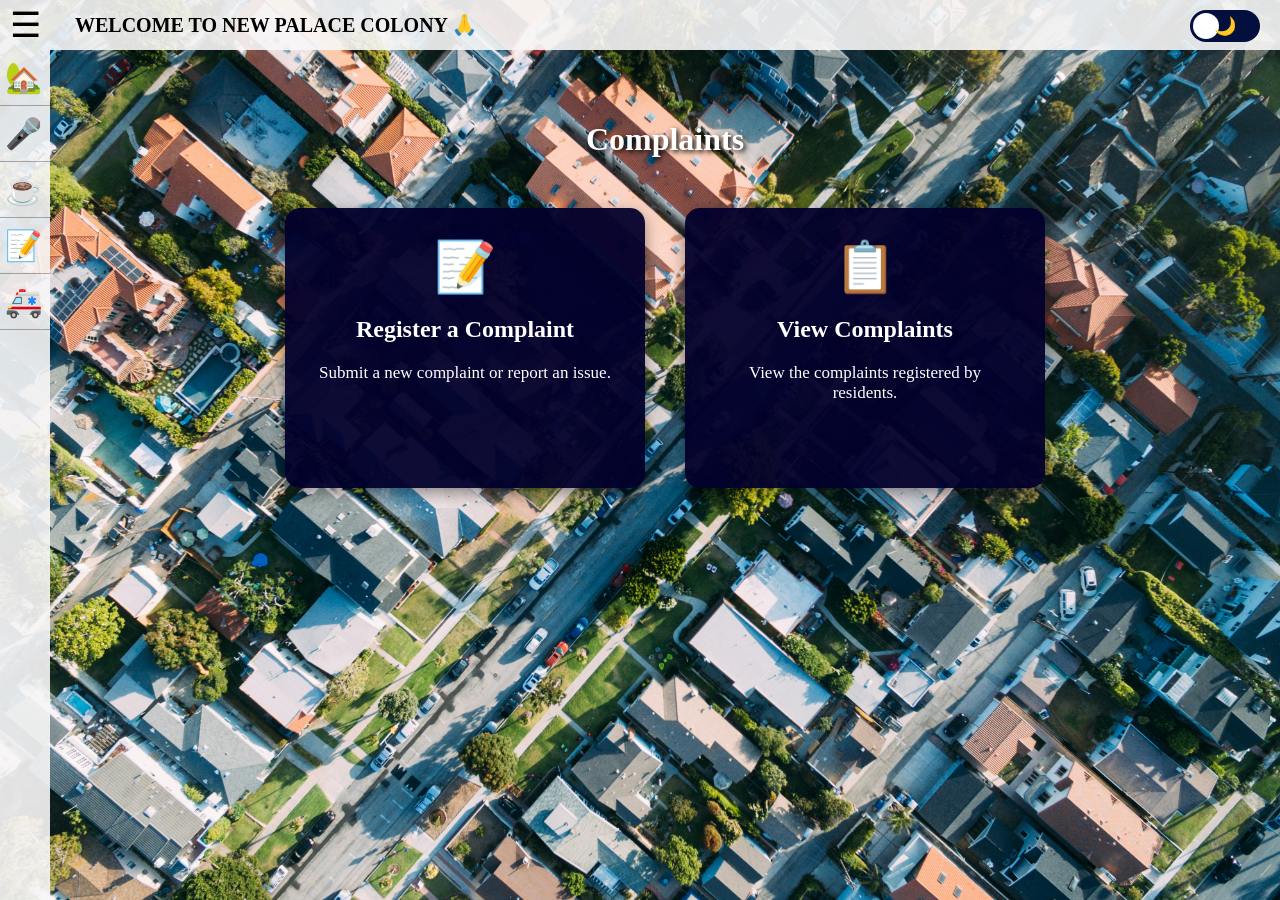
<file: target/classes/static/complaint.html>
<!DOCTYPE html>
<html lang="en">

<head>

    <meta charset="UTF-8">

    <meta name="viewport" content="width=device-width, initial-scale=1.0">

    <title>Complaints</title>

    <link rel="stylesheet" href="apt.css">

</head>


<body>


    <!-- TOP BAR -->

    <div class="top">

        <span class="mb" onclick="toggleMenu()">
            &#9776;
        </span>


        <div class="moving-area">

            <div class="moving-text">
                WELCOME TO NEW PALACE COLONY &#128591;
            </div>

        </div>


        <div class="dm" onclick="toggleMode()">

    <div class="slider" id="slider"></div>

    <span id="icon">🌙</span>

</div>

    </div>


    <!-- SIDE MENU -->

    <div class="side" id="sideMenu">

        <a href="index.html">
            <span class="emoji">&#127969;</span>
            <span class="name">Home</span>
        </a>

        <a href="announcement.html">
            <span class="emoji">&#127908;</span>
            <span class="name">Announcements</span>
        </a>

        <a href="resource.html">
            <span class="emoji">&#9749;</span>
            <span class="name">Resources</span>
        </a>

        <a href="complaint.html">
            <span class="emoji">&#128221;</span>
            <span class="name">Complaints</span>
        </a>

        <a href="emergency.html">
            <span class="emoji">&#128657;</span>
            <span class="name">Emergency Services</span>
        </a>

    </div>


    <!-- COMPLAINTS CONTENT -->

    <main class="complaints-content">


        <h1>
            Complaints
        </h1>


        <div class="complaints-container">


            <!-- REGISTER COMPLAINT -->

            <a href="#" class="complaint-card">

                <div class="complaint-icon">
                    📝
                </div>

                <h2>
                    Register a Complaint
                </h2>

                <p>
                    Submit a new complaint or report an issue.
                </p>

            </a>


            <!-- VIEW COMPLAINTS -->

            <a href="#" class="complaint-card">

                <div class="complaint-icon">
                    📋
                </div>

                <h2>
                    View Complaints
                </h2>

                <p>
                    View the complaints registered by residents.
                </p>

            </a>


        </div>


    </main>


    <script src="apt.js"></script>

</body>

</html>
</file>
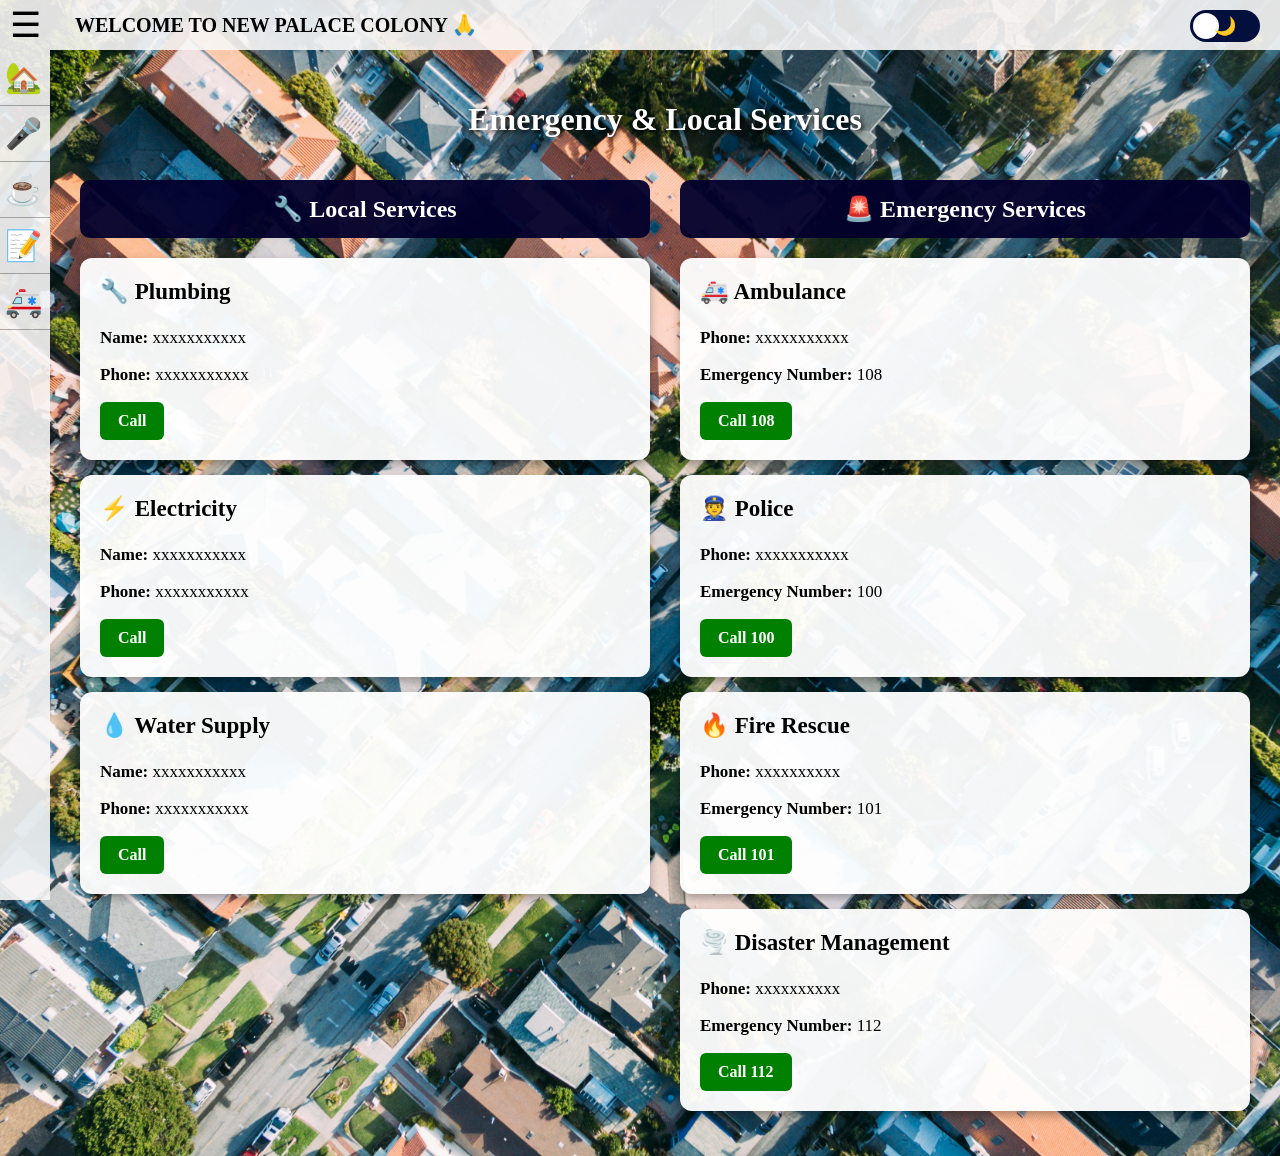
<file: target/classes/static/emergency.html>
<!DOCTYPE html>
<html lang="en">
<head>
    <meta charset="UTF-8">
    <meta name="viewport" content="width=device-width, initial-scale=1.0">
    <title>Emergency Services</title>
    <link rel="stylesheet" href="apt.css">
</head>
<body>
    
    <div class="top">
        <span class="mb" onclick="toggleMenu()">
            &#9776;
        </span>
        <div class="moving-area">
            <div class="moving-text">
                WELCOME TO NEW PALACE COLONY &#128591;
            </div>
        </div></div>
        <div class="dm" onclick="toggleMode()">
    <div class="slider" id="slider"></div>
    <span id="icon">🌙</span>
</div>
    <div class="side" id="sideMenu">
        <a href="index.html">
            <span class="emoji">&#127969;</span>
            <span class="name">Home</span>
        </a>
        <a href="announcement.html">
            <span class="emoji">&#127908;</span>
            <span class="name">Announcements</span>
        </a>
        <a href="resource.html">
            <span class="emoji">&#9749;</span>
            <span class="name">Resources</span>
        </a>
        <a href="complaint.html">
            <span class="emoji">&#128221;</span>
            <span class="name">Complaints</span>
        </a>
        <a href="emergency.html">
            <span class="emoji">&#128657;</span>
            <span class="name">Emergency Services</span>
        </a>
    </div>
    <main class="main-content">
        <h1>
            Emergency & Local Services
        </h1>
        <div class="services-container">
            <section class="service-section">
                <h2>
                    🔧 Local Services
                </h2>
<div class="service-box">
                    <h3>
                        🔧 Plumbing
                    </h3>
                    <p>
                        <strong>Name:</strong>
                        xxxxxxxxxxx
                    </p>
                    <p>
                        <strong>Phone:</strong>
                        xxxxxxxxxxx
                    </p>
                    <a href="tel:xxxxxxxxxxx" class="call-button">
                        Call
                    </a>
                </div>
                <div class="service-box">
                    <h3>
                        ⚡ Electricity
                    </h3>
                    <p>
                        <strong>Name:</strong>
                        xxxxxxxxxxx
                    </p>
                    <p>
                        <strong>Phone:</strong>
                        xxxxxxxxxxx
                    </p>
                    <a href="tel:xxxxxxxxxxx" class="call-button">
                        Call
                    </a>
                </div>
                <div class="service-box">
                    <h3>
                        💧 Water Supply
                    </h3>
                    <p>
                        <strong>Name:</strong>
                        xxxxxxxxxxx
                    </p>
                    <p>
                        <strong>Phone:</strong>
                        xxxxxxxxxxx
                    </p>
                    <a href="tel:xxxxxxxxxxx" class="call-button">
                        Call
                    </a>
                </div>
            </section>
            <section class="service-section">
                <h2>
                    🚨 Emergency Services
                </h2>
                <div class="service-box">
                    <h3>
                        🚑 Ambulance
                    </h3>
                    <p>
                        <strong>Phone:</strong>
                        xxxxxxxxxxx
                    </p>
                    <p>
                        <strong>Emergency Number:</strong>
                        108
                    </p>
                    <a href="tel:108" class="call-button">
                        Call 108
                    </a>
                </div>
                <div class="service-box">
                    <h3>
                        👮 Police
                    </h3>
                    <p>
                        <strong>Phone:</strong>
                        xxxxxxxxxxx
                    </p>
                    <p>
                        <strong>Emergency Number:</strong>
                        100
                    </p>
                    <a href="tel:100" class="call-button">
                        Call 100
                    </a>
                </div>
                <div class="service-box">
                    <h3>
                        🔥 Fire Rescue
                    </h3>
                    <p>
                        <strong>Phone:</strong>
                        xxxxxxxxxx
                    </p>
                    <p>
                        <strong>Emergency Number:</strong>
                        101
                    </p>
                    <a href="tel:101" class="call-button">
                        Call 101
                    </a>
                </div>
                <div class="service-box">
                    <h3>
                        🌪️ Disaster Management
                    </h3>
                    <p>
                        <strong>Phone:</strong>
                        xxxxxxxxxx
                    </p>
                    <p>
                        <strong>Emergency Number:</strong>
                        112
                    </p>
                    <a href="tel:112" class="call-button">
                        Call 112
                    </a>
                </div>
            </section>
        </div>
    </main>
    <script src="apt.js"></script>
</body>

</html>
</file>
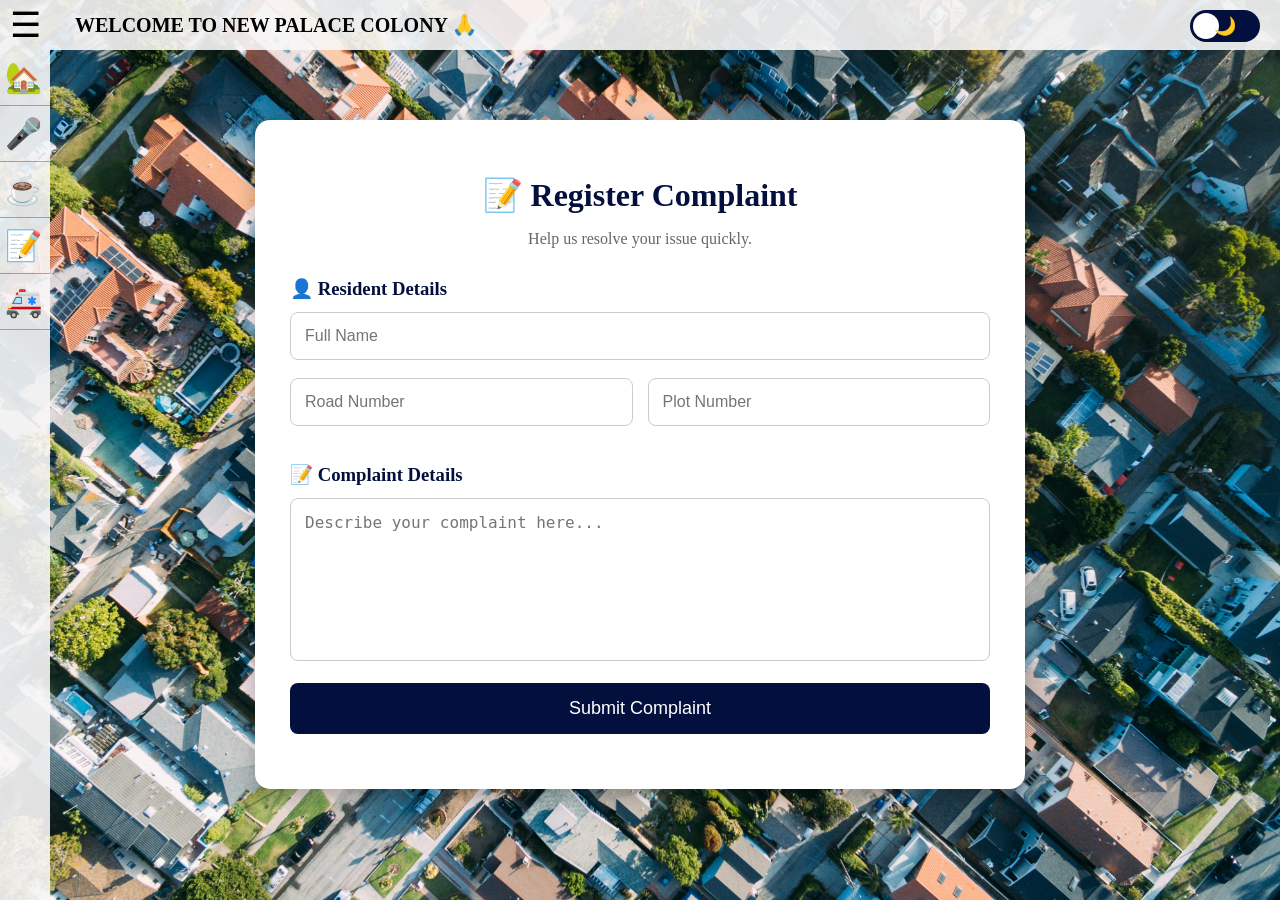
<file: target/classes/static/register.html>
<!DOCTYPE html>
<html lang="en">

<head>

    <meta charset="UTF-8">

    <meta name="viewport" content="width=device-width, initial-scale=1.0">

    <title>Register Complaint</title>

    <link rel="stylesheet" href="apt.css">

</head>

<body>

    <!-- TOP BAR -->

    <div class="top">

        <span class="mb">
            &#9776;
        </span>

        <div class="moving-area">

            <div class="moving-text">
                WELCOME TO NEW PALACE COLONY &#128591;
            </div>

        </div>

        <div class="dm" onclick="toggleMode()">

            <div class="slider"></div>

            <span id="icon">🌙</span>

        </div>

    </div>

    <!-- SIDE MENU -->

    <div class="side" id="sideMenu">

        <a href="index.html">
            <span class="emoji">&#127969;</span>
            <span class="name">Home</span>
        </a>

        <a href="announcement.html">
            <span class="emoji">&#127908;</span>
            <span class="name">Announcements</span>
        </a>

        <a href="resource.html">
            <span class="emoji">&#9749;</span>
            <span class="name">Resources</span>
        </a>

        <a href="complaint.html">
            <span class="emoji">&#128221;</span>
            <span class="name">Complaints</span>
        </a>

        <a href="emergency.html">
            <span class="emoji">&#128657;</span>
            <span class="name">Emergency Services</span>
        </a>

    </div>

    <!-- REGISTER COMPLAINT -->

    <main class="register-page">

        <div class="register-card">

            <h1>📝 Register Complaint</h1>

            <p class="subtitle">
                Help us resolve your issue quickly.
            </p>

            <h3>👤 Resident Details</h3>

            <input
                type="text"
                id="name"
                placeholder="Full Name">

            <div class="row">

                <input
                    type="text"
                    id="road"
                    placeholder="Road Number">

                <input
                    type="text"
                    id="plot"
                    placeholder="Plot Number">

            </div>

            <h3>📝 Complaint Details</h3>

            <textarea
                id="complaint"
                rows="7"
                placeholder="Describe your complaint here..."></textarea>

            <button onclick="submitComplaint()">
                Submit Complaint
            </button>

            <p id="success-message"></p>

        </div>

    </main>

    <script src="apt.js"></script>

</body>

</html>
</file>
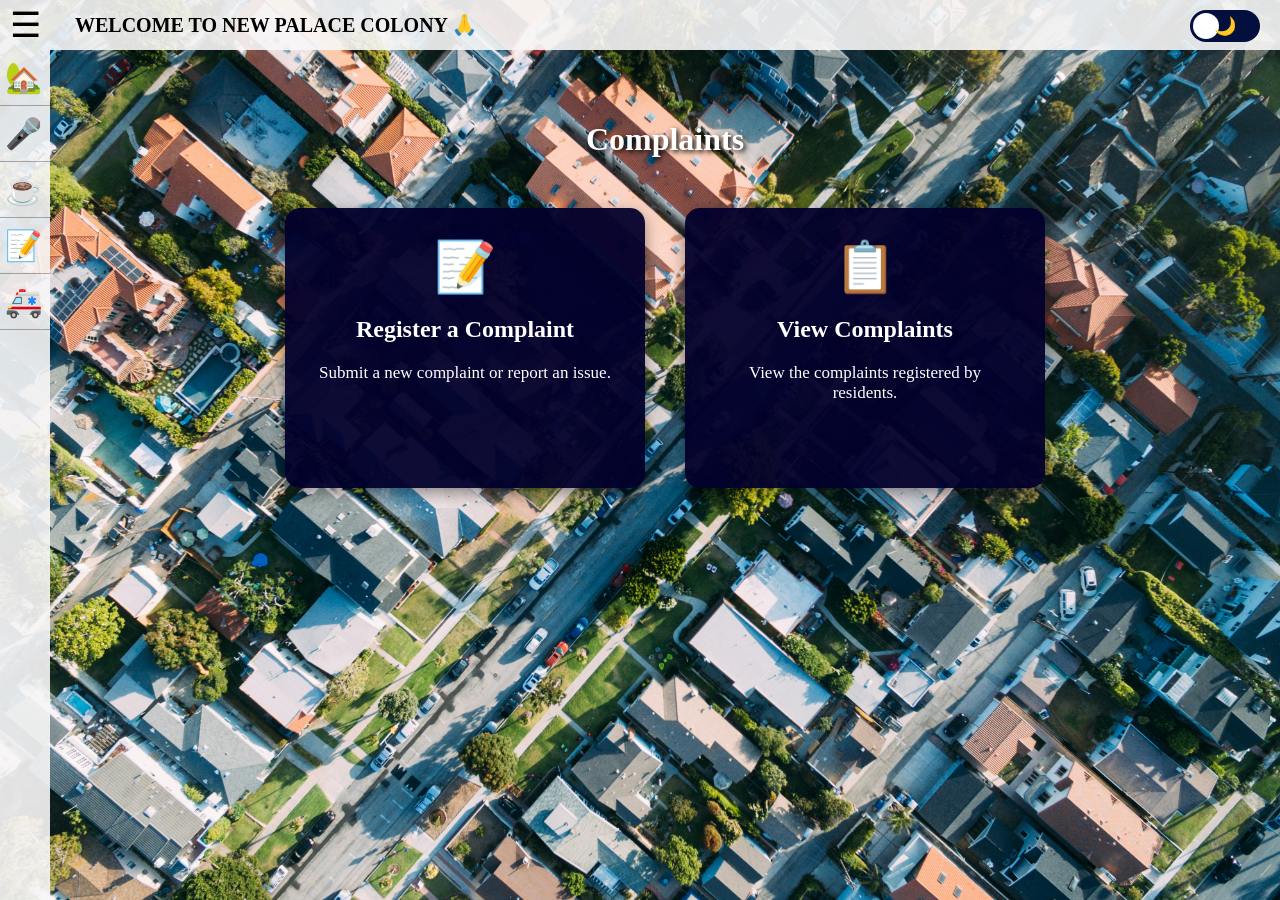
<file: src/main/resources/static/complaint.html>
<!DOCTYPE html>
<html lang="en">

<head>

    <meta charset="UTF-8">

    <meta name="viewport" content="width=device-width, initial-scale=1.0">

    <title>Complaints</title>

    <link rel="stylesheet" href="apt.css">

</head>


<body>


    <!-- TOP BAR -->

    <div class="top">

        <span class="mb" onclick="toggleMenu()">
            &#9776;
        </span>


        <div class="moving-area">

            <div class="moving-text">
                WELCOME TO NEW PALACE COLONY &#128591;
            </div>

        </div>


        <div class="dm" onclick="toggleMode()">

    <div class="slider" id="slider"></div>

    <span id="icon">🌙</span>

</div>

    </div>


    <!-- SIDE MENU -->

    <div class="side" id="sideMenu">

        <a href="index.html">
            <span class="emoji">&#127969;</span>
            <span class="name">Home</span>
        </a>

        <a href="announcement.html">
            <span class="emoji">&#127908;</span>
            <span class="name">Announcements</span>
        </a>

        <a href="resource.html">
            <span class="emoji">&#9749;</span>
            <span class="name">Resources</span>
        </a>

        <a href="complaint.html">
            <span class="emoji">&#128221;</span>
            <span class="name">Complaints</span>
        </a>

        <a href="emergency.html">
            <span class="emoji">&#128657;</span>
            <span class="name">Emergency Services</span>
        </a>

    </div>

    <main class="complaints-content">


        <h1>
            Complaints
        </h1>


        <div class="complaints-container">

            <a href="register.html" class="complaint-card">

                <div class="complaint-icon">
                    📝
                </div>

                <h2>
                    Register a Complaint
                </h2>

                <p>
                    Submit a new complaint or report an issue.
                </p>

            </a>


            <a href="" class="complaint-card">

                <div class="complaint-icon">
                    📋
                </div>

                <h2>
                    View Complaints
                </h2>

                <p>
                    View the complaints registered by residents.
                </p>

            </a>


        </div>


    </main>


    <script src="apt.js"></script>

</body>

</html>
</file>
<file: target/classes/static/apt.css>
body {
    position: relative;
    transition: 0.3s;
    background-image: url("paul-hanaoka-5Za2sS955yg-unsplash.jpg");
    margin: 0;
    min-height: 100vh;
    background-size: cover;
    background-position: center;
    background-repeat: no-repeat;
}
.top {
    width: 100%;
    height: 50px;
    background-color: rgba(248, 247, 247, 0.9);
    display: flex;
    align-items: center;
    overflow: hidden;
    position: fixed;
    top: 0;
    left: 0;
    z-index: 10;
}

.mb {
    font-size: 35px;
    cursor: pointer;
    margin-left: 10px;
    flex-shrink: 0;
    z-index: 2;
}
.moving-area {
    position: absolute;
    left: 75px;
    right: 110px;
    overflow: hidden;
    white-space: nowrap;
}
.moving-text {
    font-size: 20px;
    font-weight: bold;
    white-space: nowrap;
    display: inline-block;
    animation: moveText 20s linear infinite;
}
@keyframes moveText {
   from {
        transform: translateX(100vw);
    }
    to {
        transform: translateX(-100%);
    }
}
.dm{
    position:fixed;
    top:10px;
    right:20px;
    width:70px;
    height:32px;
    border-radius:20px;
    background:#03103d;
    cursor:pointer;
    transition:.3s;
    z-index:100;
}
.slider{
    position:absolute;
    top:3px;
    left:3px;
    width:26px;
    height:26px;
    border-radius:50%;
    background:white;
    transition:.35s;
}
.dm span{
    position:absolute;
    width:100%;
    text-align:center;
    line-height:32px;
    font-size:18px;
    pointer-events:none;
}
body.dark .dm{
    background:#f0c419;
}
body.dark .slider{
    transform:translateX(38px);
}
.side {
    position: fixed;
    top: 50px;
    left: 0;
    width: 50px;
    height: calc(100vh - 50px);
    background-color: rgba(248, 247, 247, 0.9);
    overflow: hidden;
    transition: 0.3s;
    z-index: 5;
}
.side.open {
    width: 300px;
}
.side a {
    font-size: 25px;
    color: black;
    display: flex;
    align-items: center;
    gap: 15px;
    text-decoration: none;
    padding: 10px 5px;
    border-bottom: 1px solid rgba(0, 0, 0, 0.3);
    font-family: 'Times New Roman', Times, serif;
}
.side a:hover {
    color: black;
    background-color: lightgray;
    border-radius: 5px;
}
.side.open .name {
    display: inline;
}
.name {
   display: none;
    white-space: nowrap;
}
.emoji {
    font-size: 30px;
    min-width: 35px;
    text-align: center;
}
.main-content {
   margin-left: 50px;
    padding: 80px 30px 30px;
}
.main-content h1 {
    text-align: center;
    color: white;
    text-shadow: 2px 2px 5px black;
}
.services-container {
   display: grid;
    grid-template-columns: 1fr 1fr;
    gap: 30px;
    max-width: 1200px;
    margin: auto;
}
.service-section h2 {
    text-align: center;
    color: white;
    background-color: rgba(3, 0, 44, 0.95);
    padding: 15px;
    border-radius: 10px;
}
.service-box {
    background-color: rgba(255, 255, 255, 0.95);
    padding: 20px;
    margin: 15px 0;
    border-radius: 12px;
    box-shadow: 0 4px 10px rgba(0, 0, 0, 0.3);
}
.service-box h3 {
    margin-top: 0;
    font-size: 23px;
}
.service-box p {
    font-size: 17px;
}
.call-button {
    display: inline-block;
    padding: 10px 18px;
    background-color: green;
    color: white;
    text-decoration: none;
    border-radius: 6px;
    font-weight: bold;
}
.call-button:hover {
    background-color: darkgreen;
}
body.dark {
    background-color: #222;
}
body.dark .top {
    background-color: #2e2e2e;
    color: beige;
}
body.dark .side {
    background-color: #333;
    color: azure;
}
body.dark .side a {
    color: white;
}
.dark .side a:hover {
    color: rgb(24, 16, 16);
    background-color: rgb(107, 105, 105);
    border-radius: 5px;
}
body.dark .service-box {
    background-color: #333;
    color: white;
}
@media (max-width: 700px) {
    .services-container {
        grid-template-columns: 1fr;
    }
}

.slogan {
    position: absolute;
    top: 50%;
    right: 12%;
    transform: translateY(-50%);
    background-color: rgba(3, 0, 44, 0.95);
    color: white;
    padding: 30px 45px;
    border-radius: 15px;
    text-align: center;
    box-shadow: 0 5px 15px rgba(0, 0, 0, 0.4);
}
.were {
    font-size: 60px;
    font-weight: bold;
    letter-spacing: 3px;
}
.not-just {
    font-size: 25px;
    font-weight: normal;
    margin-top: -5px;
    letter-spacing: 2px;
}
.family {
    font-family: cursive;
    font-size: 48px;
    font-weight: bold;
    margin-top: 5px;
}

.resources-content {
    margin-left: 50px;
    padding: 80px 30px 40px;
}
.resources-info {
    max-width: 1000px;
    margin: 0 auto 30px;
    padding: 20px;
    text-align: center;
    font-size: 22px;
    font-weight: bold;
    color: white;
    background-color: rgba(3, 0, 44, 0.95);
    border-radius: 12px;
    box-shadow: 0 4px 10px rgba(0, 0, 0, 0.4);
}
.resource-item {
    max-width: 1000px;
    margin: 30px auto;
    text-align: center;
}
.resource-item h2 {
    margin: 0;
    padding: 15px;
    color: white;
    background-color: rgba(3, 0, 44, 0.95);
    border-radius: 10px 10px 0 0;
    font-size: 28px;
}
.resource-item img {
    display: block;
    width: 100%;
    max-height: 450px;
    object-fit: cover;
    border-radius: 0 0 10px 10px;
    box-shadow: 0 4px 10px rgba(0, 0, 0, 0.4);
}
.complaint-message {
    max-width: 1000px;
    margin: 50px auto 20px;
    padding: 20px;
    text-align: center;
    font-size: 20px;
    font-weight: bold;
    color: white;
    background-color: rgba(3, 0, 44, 0.95);
    border-radius: 12px;
}
body.dark .resources-info,
body.dark .resource-item h2,
body.dark .complaint-message {
    background-color: #222;
}
@media (max-width: 700px) {
    .resources-content {
        margin-left: 50px;
        padding: 75px 15px 30px;
    }
    .resources-info {
        font-size: 17px;
    }
    .resource-item h2 {
        font-size: 22px;
    }
}

.complaints-content {
    margin-left: 50px;
    padding: 100px 30px 30px;
}
.complaints-content h1 {
    text-align: center;
    color: white;
    text-shadow: 2px 2px 5px black;
}
.complaints-container {
    display: flex;
    justify-content: center;
    gap: 40px;
    margin-top: 50px;
    flex-wrap: wrap;
}
.complaint-card {
    width: 300px;
    min-height: 220px;
    padding: 30px;
    text-align: center;
    text-decoration: none;
    color: white;
    background-color: rgba(3, 0, 44, 0.95);
    border-radius: 15px;
    box-shadow: 0 5px 15px rgba(0, 0, 0, 0.4);
    transition: 0.3s;
}
.complaint-card:hover {
    transform: scale(1.05);
    background-color: rgba(10, 5, 70, 0.98);
}
.complaint-icon {
    font-size: 50px;
}
.complaint-card h2 {
    font-size: 24px;
}
.complaint-card p {
    font-size: 17px;
}
@media (max-width: 700px) {
    .complaints-container {
        flex-direction: column;
        align-items: center;
    }
}
.announcements-content {
    margin-left: 50px;
    padding: 100px 30px 30px;
}
.announcements-content h1 {
    text-align: center;
    color: white;
    text-shadow: 2px 2px 5px black;
}
.no-announcements {
    max-width: 700px;
    margin: 50px auto;
    padding: 40px;
    text-align: center;
    font-size: 25px;
    font-weight: bold;
    color: white;
    background-color: rgba(3, 0, 44, 0.95);
    border-radius: 15px;
    box-shadow: 0 5px 15px rgba(0, 0, 0, 0.4);
}
.complaint-form{

    max-width:600px;
    margin:50px auto;
    padding:25px;

    background:rgba(255,255,255,0.9);

    border-radius:10px;

    box-shadow:0 4px 10px rgba(0,0,0,0.2);

}

.complaint-form h2{

    text-align:center;
    margin-bottom:20px;

}

.complaint-form input,
.complaint-form textarea{

    width:100%;
    padding:12px;
    margin-bottom:15px;

    border:1px solid #ccc;
    border-radius:5px;

    font-size:16px;

    box-sizing:border-box;

}

.complaint-form button{

    width:100%;

    padding:12px;

    background:#03103d;
    color:white;

    border:none;
    border-radius:5px;

    cursor:pointer;

    font-size:16px;

}

.complaint-form button:hover{

    background:#06206e;

}

#success-message{

    margin-top:15px;

    text-align:center;

    color:green;

    font-weight:bold;

}
/* ===========================
   REGISTER COMPLAINT PAGE
=========================== */

.register-page{

    display:flex;
    justify-content:center;
    align-items:center;

    padding:120px 20px 50px;

}

.register-card{

    width:700px;
    max-width:95%;

    background:white;

    border-radius:15px;

    padding:35px;

    box-shadow:0 8px 20px rgba(0,0,0,0.25);

}

.register-card h1{

    text-align:center;

    color:#03103d;

    margin-bottom:8px;

}

.subtitle{

    text-align:center;

    color:#666;

    margin-bottom:30px;

}

.register-card h3{

    color:#03103d;

    margin-top:20px;
    margin-bottom:12px;

}

.register-card input,
.register-card textarea{

    width:100%;

    padding:14px;

    margin-bottom:18px;

    border:1px solid #ccc;

    border-radius:8px;

    font-size:16px;

    transition:.3s;

    box-sizing:border-box;

}

.register-card input:focus,
.register-card textarea:focus{

    border-color:#03103d;

    outline:none;

    box-shadow:0 0 8px rgba(3,16,61,.2);

}

.row{

    display:flex;

    gap:15px;

}

.row input{

    flex:1;

}

.register-card textarea{

    resize:none;

}

.register-card button{

    width:100%;

    padding:15px;

    border:none;

    border-radius:8px;

    background:#03103d;

    color:white;

    font-size:18px;

    cursor:pointer;

    transition:.3s;

}

.register-card button:hover{

    background:#1546c7;

    transform:translateY(-2px);

}

#success-message{

    text-align:center;

    margin-top:20px;

    font-size:18px;

    font-weight:bold;

    color:green;

}

/* ===========================
   DARK MODE
=========================== */

body.dark .register-card{

    background:#252525;

    color:white;

}

body.dark .register-card h1,
body.dark .register-card h3{

    color:white;

}

body.dark .subtitle{

    color:#ccc;

}

body.dark .register-card input,
body.dark .register-card textarea{

    background:#333;

    color:white;

    border:1px solid #555;

}

body.dark .register-card input::placeholder,
body.dark .register-card textarea::placeholder{

    color:#bbb;

}

body.dark .register-card button{

    background:#1e88e5;

}

body.dark .register-card button:hover{

    background:#42a5f5;

}
</file>
<file: src/main/resources/static/apt.css>
body {
    position: relative;
    transition: 0.3s;
    background-image: url("paul-hanaoka-5Za2sS955yg-unsplash.jpg");
    margin: 0;
    min-height: 100vh;
    background-size: cover;
    background-position: center;
    background-repeat: no-repeat;
}
.top {
    width: 100%;
    height: 50px;
    background-color: rgba(248, 247, 247, 0.9);
    display: flex;
    align-items: center;
    overflow: hidden;
    position: fixed;
    top: 0;
    left: 0;
    z-index: 10;
}

.mb {
    font-size: 35px;
    cursor: pointer;
    margin-left: 10px;
    flex-shrink: 0;
    z-index: 2;
}
.moving-area {
    position: absolute;
    left: 75px;
    right: 110px;
    overflow: hidden;
    white-space: nowrap;
}
.moving-text {
    font-size: 20px;
    font-weight: bold;
    white-space: nowrap;
    display: inline-block;
    animation: moveText 20s linear infinite;
}
@keyframes moveText {
   from {
        transform: translateX(100vw);
    }
    to {
        transform: translateX(-100%);
    }
}
.dm{
    position:fixed;
    top:10px;
    right:20px;
    width:70px;
    height:32px;
    border-radius:20px;
    background:#03103d;
    cursor:pointer;
    transition:.3s;
    z-index:100;
}
.slider{
    position:absolute;
    top:3px;
    left:3px;
    width:26px;
    height:26px;
    border-radius:50%;
    background:white;
    transition:.35s;
}
.dm span{
    position:absolute;
    width:100%;
    text-align:center;
    line-height:32px;
    font-size:18px;
    pointer-events:none;
}
body.dark .dm{
    background:#f0c419;
}
body.dark .slider{
    transform:translateX(38px);
}
.side {
    position: fixed;
    top: 50px;
    left: 0;
    width: 50px;
    height: calc(100vh - 50px);
    background-color: rgba(248, 247, 247, 0.9);
    overflow: hidden;
    transition: 0.3s;
    z-index: 5;
}
.side.open {
    width: 300px;
}
.side a {
    font-size: 25px;
    color: black;
    display: flex;
    align-items: center;
    gap: 15px;
    text-decoration: none;
    padding: 10px 5px;
    border-bottom: 1px solid rgba(0, 0, 0, 0.3);
    font-family: 'Times New Roman', Times, serif;
}
.side a:hover {
    color: black;
    background-color: lightgray;
    border-radius: 5px;
}
.side.open .name {
    display: inline;
}
.name {
   display: none;
    white-space: nowrap;
}
.emoji {
    font-size: 30px;
    min-width: 35px;
    text-align: center;
}
.main-content {
   margin-left: 50px;
    padding: 80px 30px 30px;
}
.main-content h1 {
    text-align: center;
    color: white;
    text-shadow: 2px 2px 5px black;
}
.services-container {
   display: grid;
    grid-template-columns: 1fr 1fr;
    gap: 30px;
    max-width: 1200px;
    margin: auto;
}
.service-section h2 {
    text-align: center;
    color: white;
    background-color: rgba(3, 0, 44, 0.95);
    padding: 15px;
    border-radius: 10px;
}
.service-box {
    background-color: rgba(255, 255, 255, 0.95);
    padding: 20px;
    margin: 15px 0;
    border-radius: 12px;
    box-shadow: 0 4px 10px rgba(0, 0, 0, 0.3);
}
.service-box h3 {
    margin-top: 0;
    font-size: 23px;
}
.service-box p {
    font-size: 17px;
}
.call-button {
    display: inline-block;
    padding: 10px 18px;
    background-color: green;
    color: white;
    text-decoration: none;
    border-radius: 6px;
    font-weight: bold;
}
.call-button:hover {
    background-color: darkgreen;
}
body.dark {
    background-color: #222;
}
body.dark .top {
    background-color: #2e2e2e;
    color: beige;
}
body.dark .side {
    background-color: #333;
    color: azure;
}
body.dark .side a {
    color: white;
}
.dark .side a:hover {
    color: rgb(24, 16, 16);
    background-color: rgb(107, 105, 105);
    border-radius: 5px;
}
body.dark .service-box {
    background-color: #333;
    color: white;
}
@media (max-width: 700px) {
    .services-container {
        grid-template-columns: 1fr;
    }
}

.slogan {
    position: absolute;
    top: 50%;
    right: 12%;
    transform: translateY(-50%);
    background-color: rgba(3, 0, 44, 0.95);
    color: white;
    padding: 30px 45px;
    border-radius: 15px;
    text-align: center;
    box-shadow: 0 5px 15px rgba(0, 0, 0, 0.4);
}
.were {
    font-size: 60px;
    font-weight: bold;
    letter-spacing: 3px;
}
.not-just {
    font-size: 25px;
    font-weight: normal;
    margin-top: -5px;
    letter-spacing: 2px;
}
.family {
    font-family: cursive;
    font-size: 48px;
    font-weight: bold;
    margin-top: 5px;
}

.resources-content {
    margin-left: 50px;
    padding: 80px 30px 40px;
}
.resources-info {
    max-width: 1000px;
    margin: 0 auto 30px;
    padding: 20px;
    text-align: center;
    font-size: 22px;
    font-weight: bold;
    color: white;
    background-color: rgba(3, 0, 44, 0.95);
    border-radius: 12px;
    box-shadow: 0 4px 10px rgba(0, 0, 0, 0.4);
}
.resource-item {
    max-width: 1000px;
    margin: 30px auto;
    text-align: center;
}
.resource-item h2 {
    margin: 0;
    padding: 15px;
    color: white;
    background-color: rgba(3, 0, 44, 0.95);
    border-radius: 10px 10px 0 0;
    font-size: 28px;
}
.resource-item img {
    display: block;
    width: 100%;
    max-height: 450px;
    object-fit: cover;
    border-radius: 0 0 10px 10px;
    box-shadow: 0 4px 10px rgba(0, 0, 0, 0.4);
}
.complaint-message {
    max-width: 1000px;
    margin: 50px auto 20px;
    padding: 20px;
    text-align: center;
    font-size: 20px;
    font-weight: bold;
    color: white;
    background-color: rgba(3, 0, 44, 0.95);
    border-radius: 12px;
}
body.dark .resources-info,
body.dark .resource-item h2,
body.dark .complaint-message {
    background-color: #222;
}
@media (max-width: 700px) {
    .resources-content {
        margin-left: 50px;
        padding: 75px 15px 30px;
    }
    .resources-info {
        font-size: 17px;
    }
    .resource-item h2 {
        font-size: 22px;
    }
}

.complaints-content {
    margin-left: 50px;
    padding: 100px 30px 30px;
}
.complaints-content h1 {
    text-align: center;
    color: white;
    text-shadow: 2px 2px 5px black;
}
.complaints-container {
    display: flex;
    justify-content: center;
    gap: 40px;
    margin-top: 50px;
    flex-wrap: wrap;
}
.complaint-card {
    width: 300px;
    min-height: 220px;
    padding: 30px;
    text-align: center;
    text-decoration: none;
    color: white;
    background-color: rgba(3, 0, 44, 0.95);
    border-radius: 15px;
    box-shadow: 0 5px 15px rgba(0, 0, 0, 0.4);
    transition: 0.3s;
}
.complaint-card:hover {
    transform: scale(1.05);
    background-color: rgba(10, 5, 70, 0.98);
}
.complaint-icon {
    font-size: 50px;
}
.complaint-card h2 {
    font-size: 24px;
}
.complaint-card p {
    font-size: 17px;
}
@media (max-width: 700px) {
    .complaints-container {
        flex-direction: column;
        align-items: center;
    }
}
.announcements-content {
    margin-left: 50px;
    padding: 100px 30px 30px;
}
.announcements-content h1 {
    text-align: center;
    color: white;
    text-shadow: 2px 2px 5px black;
}
.no-announcements {
    max-width: 700px;
    margin: 50px auto;
    padding: 40px;
    text-align: center;
    font-size: 25px;
    font-weight: bold;
    color: white;
    background-color: rgba(3, 0, 44, 0.95);
    border-radius: 15px;
    box-shadow: 0 5px 15px rgba(0, 0, 0, 0.4);
}
.complaint-form{

    max-width:600px;
    margin:50px auto;
    padding:25px;

    background:rgba(255,255,255,0.9);

    border-radius:10px;

    box-shadow:0 4px 10px rgba(0,0,0,0.2);

}

.complaint-form h2{

    text-align:center;
    margin-bottom:20px;

}

.complaint-form input,
.complaint-form textarea{

    width:100%;
    padding:12px;
    margin-bottom:15px;

    border:1px solid #ccc;
    border-radius:5px;

    font-size:16px;

    box-sizing:border-box;

}

.complaint-form button{

    width:100%;

    padding:12px;

    background:#03103d;
    color:white;

    border:none;
    border-radius:5px;

    cursor:pointer;

    font-size:16px;

}

.complaint-form button:hover{

    background:#06206e;

}

#success-message{

    margin-top:15px;

    text-align:center;

    color:green;

    font-weight:bold;

}
/* ===========================
   REGISTER COMPLAINT PAGE
=========================== */

.register-page{

    display:flex;
    justify-content:center;
    align-items:center;

    padding:120px 20px 50px;

}

.register-card{

    width:700px;
    max-width:95%;

    background:white;

    border-radius:15px;

    padding:35px;

    box-shadow:0 8px 20px rgba(0,0,0,0.25);

}

.register-card h1{

    text-align:center;

    color:#03103d;

    margin-bottom:8px;

}

.subtitle{

    text-align:center;

    color:#666;

    margin-bottom:30px;

}

.register-card h3{

    color:#03103d;

    margin-top:20px;
    margin-bottom:12px;

}

.register-card input,
.register-card textarea{

    width:100%;

    padding:14px;

    margin-bottom:18px;

    border:1px solid #ccc;

    border-radius:8px;

    font-size:16px;

    transition:.3s;

    box-sizing:border-box;

}

.register-card input:focus,
.register-card textarea:focus{

    border-color:#03103d;

    outline:none;

    box-shadow:0 0 8px rgba(3,16,61,.2);

}

.row{

    display:flex;

    gap:15px;

}

.row input{

    flex:1;

}

.register-card textarea{

    resize:none;

}

.register-card button{

    width:100%;

    padding:15px;

    border:none;

    border-radius:8px;

    background:#03103d;

    color:white;

    font-size:18px;

    cursor:pointer;

    transition:.3s;

}

.register-card button:hover{

    background:#1546c7;

    transform:translateY(-2px);

}

#success-message{

    text-align:center;

    margin-top:20px;

    font-size:18px;

    font-weight:bold;

    color:green;

}

/* ===========================
   DARK MODE
=========================== */

body.dark .register-card{

    background:#252525;

    color:white;

}

body.dark .register-card h1,
body.dark .register-card h3{

    color:white;

}

body.dark .subtitle{

    color:#ccc;

}

body.dark .register-card input,
body.dark .register-card textarea{

    background:#333;

    color:white;

    border:1px solid #555;

}

body.dark .register-card input::placeholder,
body.dark .register-card textarea::placeholder{

    color:#bbb;

}

body.dark .register-card button{

    background:#1e88e5;

}

body.dark .register-card button:hover{

    background:#42a5f5;

}
</file>
